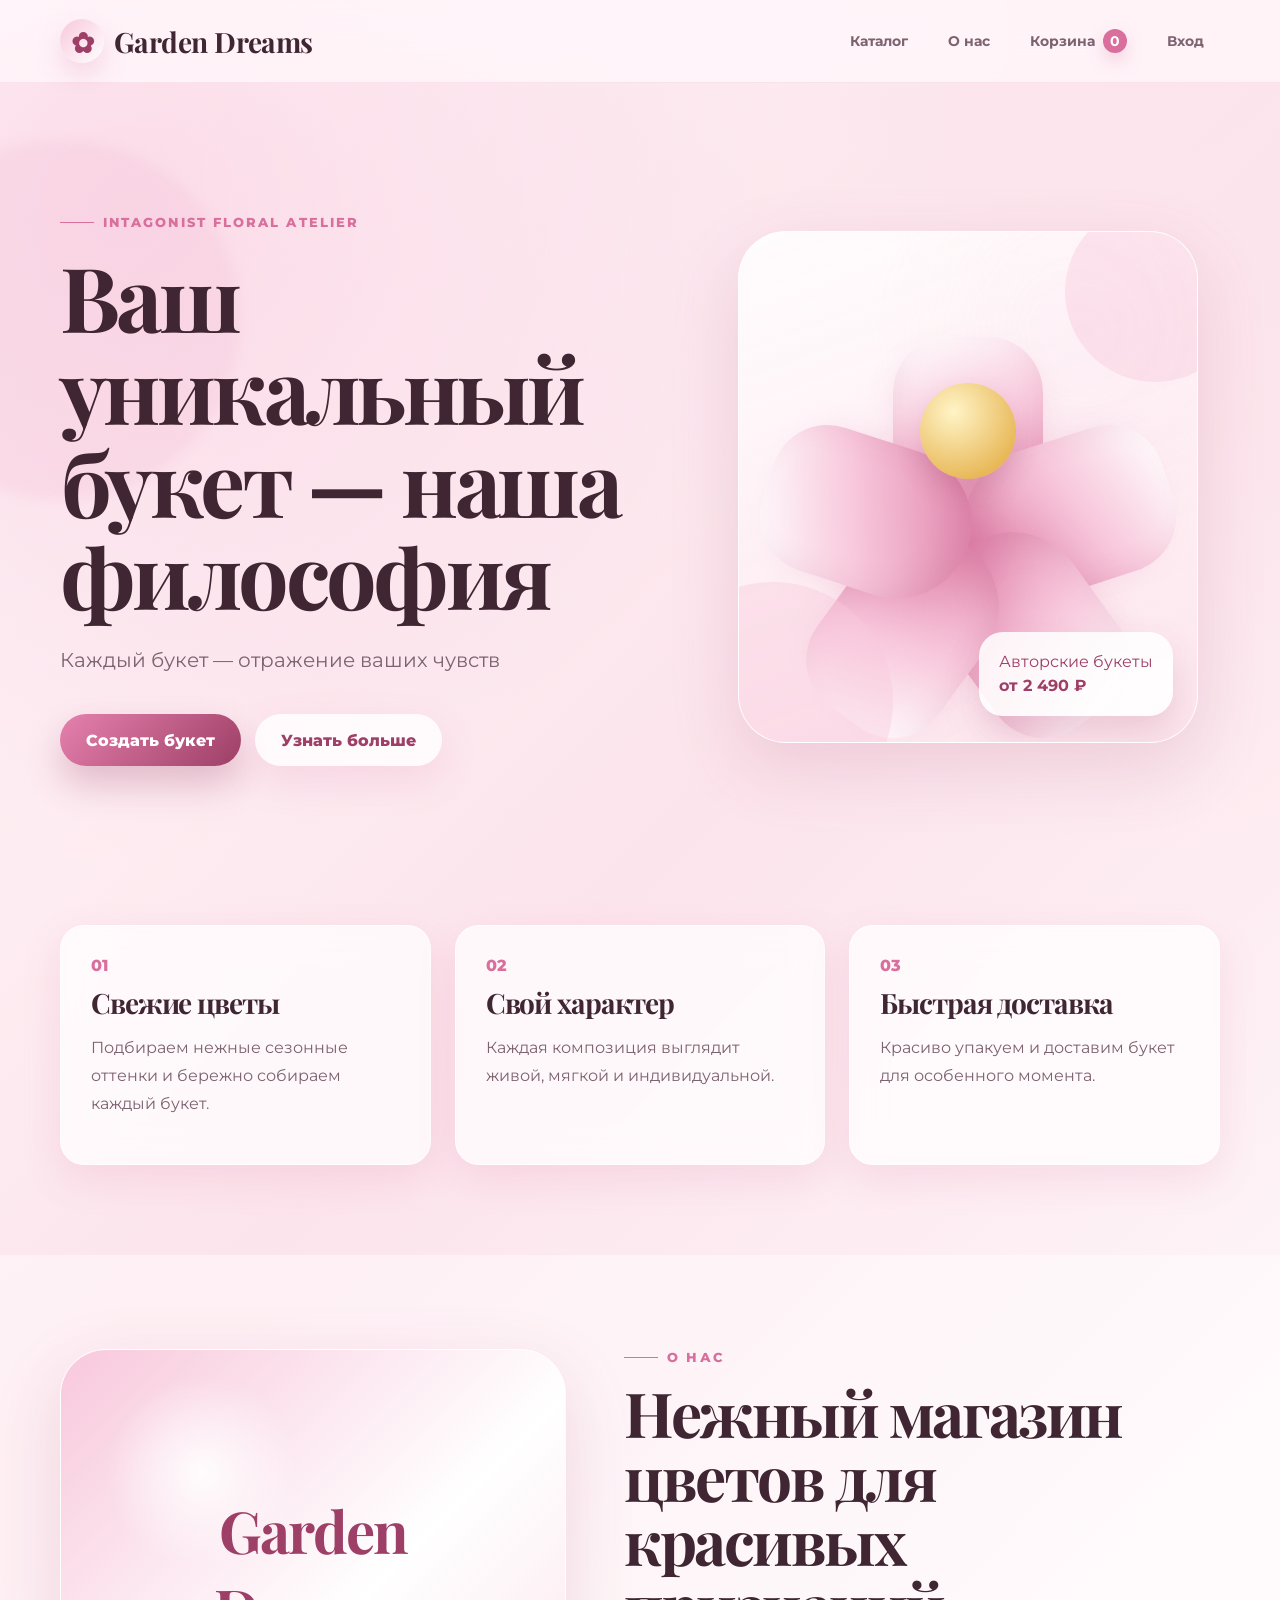
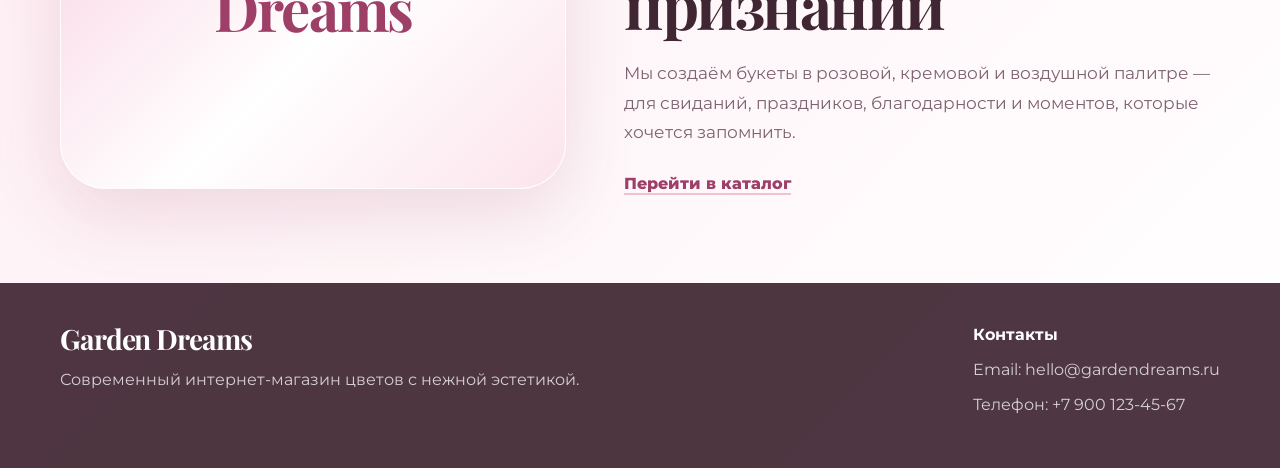
<file: index.html>
<!DOCTYPE html>
<html lang="ru">
  <head>
    <meta charset="UTF-8" />
    <meta name="viewport" content="width=device-width, initial-scale=1.0" />
    <title>Garden Dreams — интернет-магазин цветов</title>
    <meta name="description" content="Garden Dreams — нежные авторские букеты, созданные для ваших чувств." />
    <link rel="preconnect" href="https://fonts.googleapis.com" />
    <link rel="preconnect" href="https://fonts.gstatic.com" crossorigin />
    <link href="https://fonts.googleapis.com/css2?family=Playfair+Display:wght@600;700&family=Montserrat:wght@400;500;600;700&display=swap" rel="stylesheet" />
    <link rel="stylesheet" href="./style.css" />
  </head>
  <body data-page="home">
    <header class="site-header">
      <nav class="navbar container">
        <a class="logo" href="index.html" aria-label="Garden Dreams на главную">
          <span class="logo-mark">✿</span>
          <span>Garden Dreams</span>
        </a>
        <button class="menu-toggle" type="button" aria-label="Открыть меню">☰</button>
        <div class="nav-links">
          <a href="catalog.html">Каталог</a>
          <a href="index.html#about">О нас</a>
          <a class="cart-link" href="cart.html">Корзина <span class="cart-count">0</span></a>
          <a href="auth.html">Вход</a>
        </div>
      </nav>
    </header>

    <main>
      <section class="hero">
        <div class="container hero-grid">
          <div class="hero-copy reveal">
            <span class="eyebrow">Intagonist floral atelier</span>
            <h1>Ваш уникальный букет — наша философия</h1>
            <p>Каждый букет — отражение ваших чувств</p>
            <div class="hero-actions">
              <a class="btn btn-primary" href="catalog.html">Создать букет</a>
              <a class="btn btn-soft" href="#about">Узнать больше</a>
            </div>
          </div>
          <div class="hero-flower reveal delay-1" aria-hidden="true">
            <div class="flower-card">
              <div class="flower-shape">
                <span></span><span></span><span></span><span></span><span></span>
                <strong></strong>
              </div>
              <div class="mini-bouquet">Авторские букеты<br /><b>от 2 490 ₽</b></div>
            </div>
          </div>
        </div>
      </section>

      <section class="features container">
        <article class="feature-card reveal">
          <span>01</span>
          <h3>Свежие цветы</h3>
          <p>Подбираем нежные сезонные оттенки и бережно собираем каждый букет.</p>
        </article>
        <article class="feature-card reveal delay-1">
          <span>02</span>
          <h3>Свой характер</h3>
          <p>Каждая композиция выглядит живой, мягкой и индивидуальной.</p>
        </article>
        <article class="feature-card reveal delay-2">
          <span>03</span>
          <h3>Быстрая доставка</h3>
          <p>Красиво упакуем и доставим букет для особенного момента.</p>
        </article>
      </section>

      <section id="about" class="about-section">
        <div class="container about-grid">
          <div class="about-visual reveal" aria-hidden="true">
            <div class="placeholder-image large-placeholder">Garden<br />Dreams</div>
          </div>
          <div class="about-copy reveal delay-1">
            <span class="eyebrow">О нас</span>
            <h2>Нежный магазин цветов для красивых признаний</h2>
            <p>Мы создаём букеты в розовой, кремовой и воздушной палитре — для свиданий, праздников, благодарности и моментов, которые хочется запомнить.</p>
            <a class="text-link" href="catalog.html">Перейти в каталог</a>
          </div>
        </div>
      </section>
    </main>

    <footer class="footer">
      <div class="container footer-grid">
        <div>
          <h3>Garden Dreams</h3>
          <p>Современный интернет-магазин цветов с нежной эстетикой.</p>
        </div>
        <div>
          <h4>Контакты</h4>
          <p>Email: hello@gardendreams.ru</p>
          <p>Телефон: +7 900 123-45-67</p>
        </div>
      </div>
    </footer>

    <script src="./script.js"></script>
  </body>
</html>
</file>
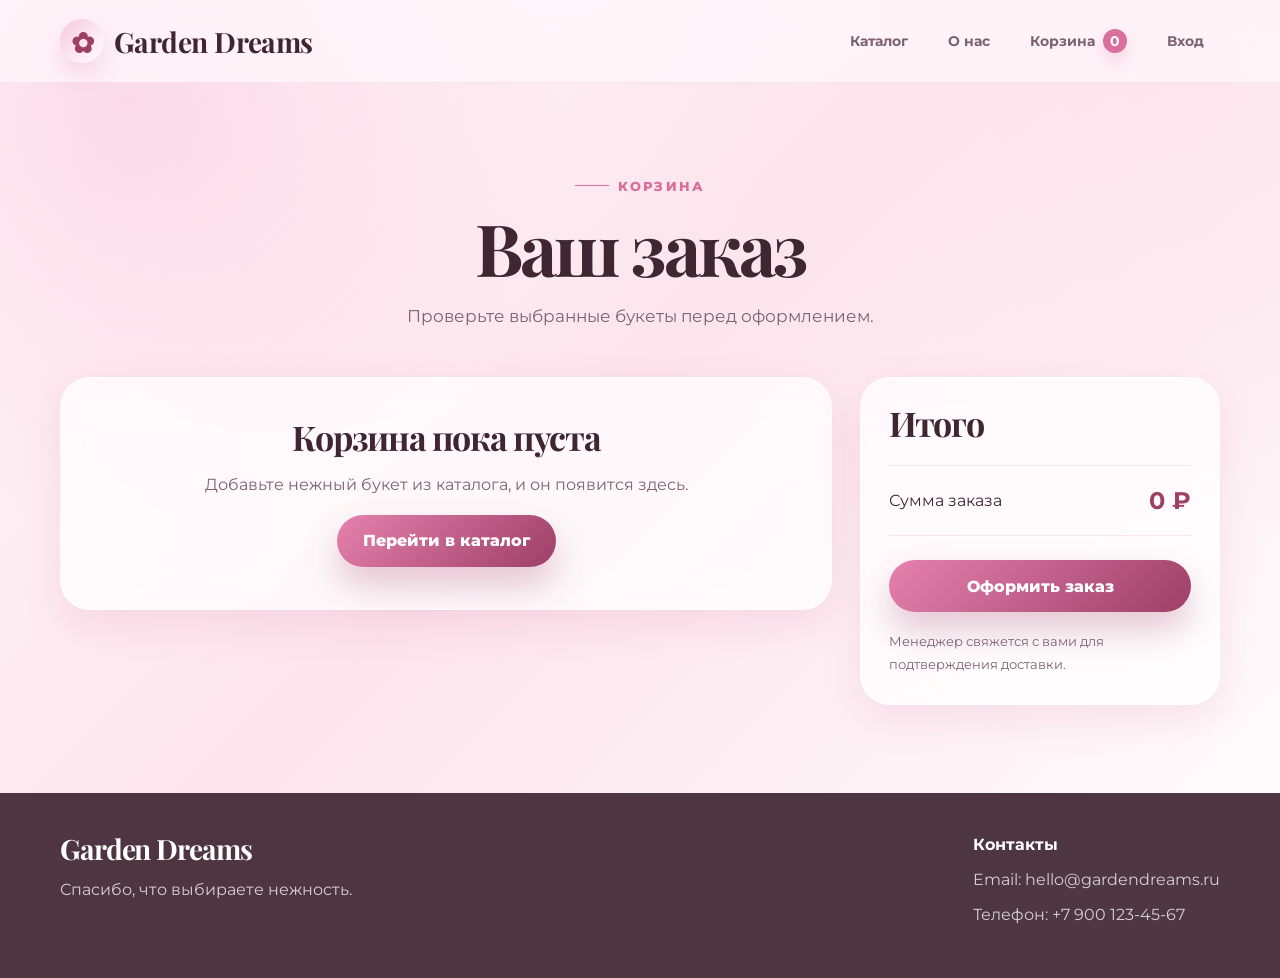
<file: cart.html>
<!DOCTYPE html>
<html lang="ru">
  <head>
    <meta charset="UTF-8" />
    <meta name="viewport" content="width=device-width, initial-scale=1.0" />
    <title>Корзина — Garden Dreams</title>
    <meta name="description" content="Корзина интернет-магазина цветов Garden Dreams." />
    <link rel="preconnect" href="https://fonts.googleapis.com" />
    <link rel="preconnect" href="https://fonts.gstatic.com" crossorigin />
    <link href="https://fonts.googleapis.com/css2?family=Playfair+Display:wght@600;700&family=Montserrat:wght@400;500;600;700&display=swap" rel="stylesheet" />
    <link rel="stylesheet" href="./style.css" />
  </head>
  <body data-page="cart">
    <header class="site-header">
      <nav class="navbar container">
        <a class="logo" href="index.html"><span class="logo-mark">✿</span><span>Garden Dreams</span></a>
        <button class="menu-toggle" type="button" aria-label="Открыть меню">☰</button>
        <div class="nav-links">
          <a href="catalog.html">Каталог</a>
          <a href="index.html#about">О нас</a>
          <a class="cart-link" href="cart.html">Корзина <span class="cart-count">0</span></a>
          <a href="auth.html">Вход</a>
        </div>
      </nav>
    </header>

    <main class="page-main">
      <section class="page-hero container reveal">
        <span class="eyebrow">Корзина</span>
        <h1>Ваш заказ</h1>
        <p>Проверьте выбранные букеты перед оформлением.</p>
      </section>
      <section class="container cart-layout">
        <div id="cartItems" class="cart-items"></div>
        <aside class="cart-summary reveal delay-1">
          <h2>Итого</h2>
          <div class="summary-row"><span>Сумма заказа</span><strong id="cartTotal">0 ₽</strong></div>
          <button class="btn btn-primary full-width" id="checkoutBtn" type="button">Оформить заказ</button>
          <p class="summary-note">Менеджер свяжется с вами для подтверждения доставки.</p>
        </aside>
      </section>
    </main>

    <div class="toast" id="toast">Заказ оформлен</div>

    <footer class="footer">
      <div class="container footer-grid">
        <div>
          <h3>Garden Dreams</h3>
          <p>Спасибо, что выбираете нежность.</p>
        </div>
        <div>
          <h4>Контакты</h4>
          <p>Email: hello@gardendreams.ru</p>
          <p>Телефон: +7 900 123-45-67</p>
        </div>
      </div>
    </footer>

    <script src="./script.js"></script>
  </body>
</html>
</file>
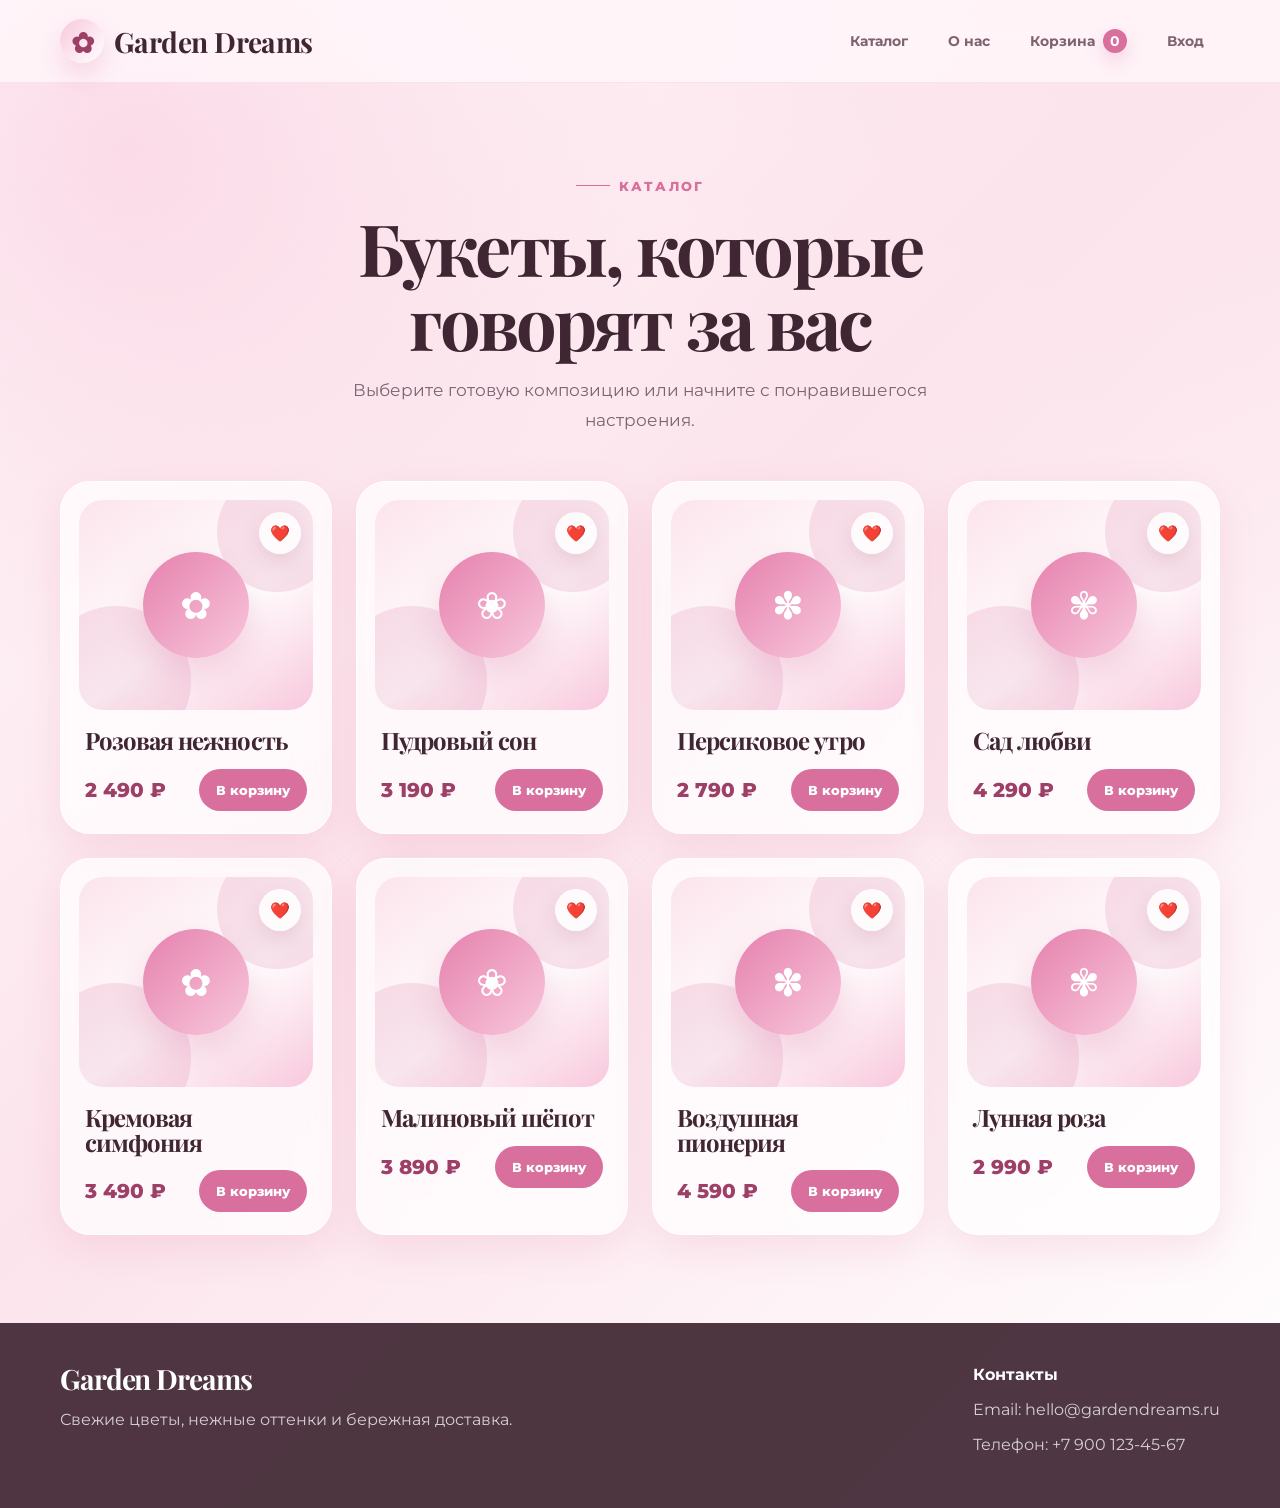
<file: catalog.html>
<!DOCTYPE html>
<html lang="ru">
  <head>
    <meta charset="UTF-8" />
    <meta name="viewport" content="width=device-width, initial-scale=1.0" />
    <title>Каталог букетов — Garden Dreams</title>
    <meta name="description" content="Каталог нежных авторских букетов Garden Dreams." />
    <link rel="preconnect" href="https://fonts.googleapis.com" />
    <link rel="preconnect" href="https://fonts.gstatic.com" crossorigin />
    <link href="https://fonts.googleapis.com/css2?family=Playfair+Display:wght@600;700&family=Montserrat:wght@400;500;600;700&display=swap" rel="stylesheet" />
    <link rel="stylesheet" href="./style.css" />
  </head>
  <body data-page="catalog">
    <header class="site-header">
      <nav class="navbar container">
        <a class="logo" href="index.html"><span class="logo-mark">✿</span><span>Garden Dreams</span></a>
        <button class="menu-toggle" type="button" aria-label="Открыть меню">☰</button>
        <div class="nav-links">
          <a href="catalog.html">Каталог</a>
          <a href="index.html#about">О нас</a>
          <a class="cart-link" href="cart.html">Корзина <span class="cart-count">0</span></a>
          <a href="auth.html">Вход</a>
        </div>
      </nav>
    </header>

    <main class="page-main">
      <section class="page-hero container reveal">
        <span class="eyebrow">Каталог</span>
        <h1>Букеты, которые говорят за вас</h1>
        <p>Выберите готовую композицию или начните с понравившегося настроения.</p>
      </section>
      <section class="container">
        <div id="productsGrid" class="products-grid"></div>
      </section>
    </main>

    <div class="toast" id="toast">Букет добавлен в корзину</div>

    <footer class="footer">
      <div class="container footer-grid">
        <div>
          <h3>Garden Dreams</h3>
          <p>Свежие цветы, нежные оттенки и бережная доставка.</p>
        </div>
        <div>
          <h4>Контакты</h4>
          <p>Email: hello@gardendreams.ru</p>
          <p>Телефон: +7 900 123-45-67</p>
        </div>
      </div>
    </footer>

    <script src="./script.js"></script>
  </body>
</html>
</file>
<file: style.css>
* {
  box-sizing: border-box;
}

:root {
  --pink: #f8c8dc;
  --light-pink: #fce4ec;
  --rose: #d86f9d;
  --deep-rose: #9d3f66;
  --cream: #fff8fb;
  --white: #ffffff;
  --ink: #3f2632;
  --muted: #7d6270;
  --shadow: 0 24px 70px rgba(157, 63, 102, 0.16);
  --soft-shadow: 0 14px 38px rgba(216, 111, 157, 0.16);
  --radius-lg: 34px;
  --radius-md: 24px;
  --radius-sm: 16px;
}

html {
  scroll-behavior: smooth;
}

body {
  margin: 0;
  min-height: 100vh;
  color: var(--ink);
  font-family: "Montserrat", Arial, sans-serif;
  background:
    radial-gradient(circle at 10% 10%, rgba(248, 200, 220, 0.58), transparent 30%),
    radial-gradient(circle at 90% 0%, rgba(252, 228, 236, 0.95), transparent 36%),
    linear-gradient(135deg, #fffafb 0%, #fce4ec 45%, #fff 100%);
}

body.menu-open {
  overflow: hidden;
}

img,
svg {
  max-width: 100%;
}

button,
input {
  font: inherit;
}

a {
  color: inherit;
  text-decoration: none;
}

.container {
  width: min(1160px, calc(100% - 40px));
  margin: 0 auto;
}

.site-header {
  position: sticky;
  top: 0;
  z-index: 20;
  backdrop-filter: blur(18px);
  background: rgba(255, 248, 251, 0.78);
  border-bottom: 1px solid rgba(216, 111, 157, 0.14);
}

.navbar {
  height: 82px;
  display: flex;
  align-items: center;
  justify-content: space-between;
  gap: 24px;
}

.logo {
  display: inline-flex;
  align-items: center;
  gap: 10px;
  font-family: "Playfair Display", Georgia, serif;
  font-size: 28px;
  font-weight: 700;
  letter-spacing: -0.02em;
}

.logo-mark {
  width: 44px;
  height: 44px;
  display: grid;
  place-items: center;
  border-radius: 50%;
  color: var(--deep-rose);
  background: linear-gradient(135deg, var(--pink), #fff);
  box-shadow: 0 12px 26px rgba(216, 111, 157, 0.24);
}

.nav-links {
  display: flex;
  align-items: center;
  gap: 8px;
}

.nav-links a {
  position: relative;
  padding: 11px 16px;
  border-radius: 999px;
  color: var(--muted);
  font-size: 14px;
  font-weight: 700;
  transition: color 0.25s ease, background 0.25s ease, transform 0.25s ease;
}

.nav-links a:hover {
  color: var(--deep-rose);
  background: rgba(248, 200, 220, 0.4);
  transform: translateY(-2px);
}

.cart-link {
  display: inline-flex;
  align-items: center;
  gap: 8px;
}

.cart-count {
  min-width: 24px;
  height: 24px;
  display: inline-grid;
  place-items: center;
  padding: 0 7px;
  border-radius: 999px;
  color: var(--white);
  background: var(--rose);
  box-shadow: 0 8px 18px rgba(216, 111, 157, 0.28);
}

.menu-toggle {
  display: none;
  width: 44px;
  height: 44px;
  border: 0;
  border-radius: 50%;
  color: var(--deep-rose);
  background: var(--white);
  box-shadow: var(--soft-shadow);
  cursor: pointer;
}

.hero {
  position: relative;
  overflow: hidden;
  min-height: calc(100vh - 82px);
  display: flex;
  align-items: center;
  padding: 76px 0 86px;
}

.hero::before {
  content: "";
  position: absolute;
  inset: 7% auto auto -120px;
  width: 360px;
  height: 360px;
  border-radius: 50%;
  background: rgba(248, 200, 220, 0.38);
  filter: blur(6px);
}

.hero-grid {
  position: relative;
  display: grid;
  grid-template-columns: minmax(0, 1fr) minmax(320px, 0.85fr);
  gap: 64px;
  align-items: center;
}

.eyebrow {
  display: inline-flex;
  align-items: center;
  gap: 9px;
  color: var(--rose);
  font-size: 13px;
  font-weight: 800;
  letter-spacing: 0.16em;
  text-transform: uppercase;
}

.eyebrow::before {
  content: "";
  width: 34px;
  height: 1px;
  background: currentColor;
}

h1,
h2,
h3 {
  margin: 0;
  font-family: "Playfair Display", Georgia, serif;
  line-height: 1.03;
  letter-spacing: -0.04em;
}

.hero h1 {
  max-width: 730px;
  margin-top: 20px;
  font-size: clamp(48px, 7vw, 92px);
}

.hero p,
.page-hero p,
.about-copy p,
.feature-card p,
.footer p,
.summary-note,
.auth-intro p {
  color: var(--muted);
  line-height: 1.75;
}

.hero p {
  max-width: 570px;
  margin: 24px 0 0;
  font-size: 20px;
}

.hero-actions {
  display: flex;
  flex-wrap: wrap;
  gap: 14px;
  margin-top: 36px;
}

.btn {
  display: inline-flex;
  align-items: center;
  justify-content: center;
  min-height: 52px;
  padding: 0 26px;
  border: 0;
  border-radius: 999px;
  font-weight: 800;
  cursor: pointer;
  transition: transform 0.25s ease, box-shadow 0.25s ease, background 0.25s ease;
}

.btn:hover {
  transform: translateY(-3px);
}

.btn-primary {
  color: var(--white);
  background: linear-gradient(135deg, #e681ae, var(--deep-rose));
  box-shadow: 0 18px 34px rgba(157, 63, 102, 0.28);
}

.btn-primary:hover {
  box-shadow: 0 24px 44px rgba(157, 63, 102, 0.34);
}

.btn-soft {
  color: var(--deep-rose);
  background: rgba(255, 255, 255, 0.82);
  box-shadow: var(--soft-shadow);
}

.full-width {
  width: 100%;
}

.hero-flower {
  min-height: 520px;
  display: grid;
  place-items: center;
}

.flower-card {
  position: relative;
  width: min(100%, 460px);
  aspect-ratio: 0.9;
  border-radius: 48px;
  background:
    linear-gradient(160deg, rgba(255, 255, 255, 0.88), rgba(252, 228, 236, 0.78)),
    radial-gradient(circle at 75% 20%, rgba(248, 200, 220, 0.9), transparent 40%);
  box-shadow: var(--shadow);
  border: 1px solid rgba(255, 255, 255, 0.85);
  overflow: hidden;
}

.flower-card::before,
.flower-card::after {
  content: "";
  position: absolute;
  border-radius: 50%;
  background: rgba(248, 200, 220, 0.42);
}

.flower-card::before {
  width: 180px;
  height: 180px;
  right: -48px;
  top: -30px;
}

.flower-card::after {
  width: 240px;
  height: 240px;
  left: -86px;
  bottom: -80px;
}

.flower-shape {
  position: absolute;
  inset: 64px 32px 90px;
  animation: floatFlower 5s ease-in-out infinite;
}

.flower-shape span {
  position: absolute;
  left: 50%;
  top: 38%;
  width: 150px;
  height: 210px;
  border-radius: 90px 90px 120px 120px;
  transform-origin: 50% 100%;
  background: linear-gradient(160deg, #fff, #f8c8dc 44%, #de7ea7);
  box-shadow: inset 0 -18px 30px rgba(157, 63, 102, 0.1), 0 18px 30px rgba(216, 111, 157, 0.18);
}

.flower-shape span:nth-child(1) {
  transform: translate(-50%, -45%) rotate(0deg);
}

.flower-shape span:nth-child(2) {
  transform: translate(-50%, -45%) rotate(72deg);
}

.flower-shape span:nth-child(3) {
  transform: translate(-50%, -45%) rotate(144deg);
}

.flower-shape span:nth-child(4) {
  transform: translate(-50%, -45%) rotate(216deg);
}

.flower-shape span:nth-child(5) {
  transform: translate(-50%, -45%) rotate(288deg);
}

.flower-shape strong {
  position: absolute;
  left: 50%;
  top: 38%;
  width: 96px;
  height: 96px;
  border-radius: 50%;
  transform: translate(-50%, -50%);
  background: radial-gradient(circle at 35% 30%, #fff4c7, #e8b858 75%);
  box-shadow: 0 12px 24px rgba(157, 63, 102, 0.18);
}

.mini-bouquet {
  position: absolute;
  right: 24px;
  bottom: 26px;
  z-index: 2;
  max-width: 210px;
  padding: 18px 20px;
  border-radius: 24px;
  color: var(--deep-rose);
  background: rgba(255, 255, 255, 0.86);
  box-shadow: 0 18px 36px rgba(157, 63, 102, 0.18);
  line-height: 1.5;
}

.features {
  display: grid;
  grid-template-columns: repeat(3, 1fr);
  gap: 24px;
  padding: 24px 0 90px;
}

.feature-card,
.product-card,
.cart-summary,
.auth-card,
.cart-item,
.empty-state {
  border: 1px solid rgba(255, 255, 255, 0.8);
  background: rgba(255, 255, 255, 0.72);
  box-shadow: var(--soft-shadow);
  backdrop-filter: blur(16px);
}

.feature-card {
  padding: 30px;
  border-radius: var(--radius-md);
}

.feature-card span {
  color: var(--rose);
  font-weight: 800;
}

.feature-card h3 {
  margin-top: 14px;
  font-size: 28px;
}

.about-section {
  padding: 88px 0;
  background: rgba(255, 255, 255, 0.42);
}

.about-grid {
  display: grid;
  grid-template-columns: 0.85fr 1fr;
  gap: 58px;
  align-items: center;
}

.placeholder-image {
  display: grid;
  place-items: center;
  text-align: center;
  color: var(--deep-rose);
  font-family: "Playfair Display", Georgia, serif;
  font-weight: 700;
  letter-spacing: -0.03em;
  background:
    radial-gradient(circle at 28% 28%, rgba(255, 255, 255, 0.9), transparent 20%),
    linear-gradient(135deg, #f8c8dc, #fff 58%, #fce4ec);
  border: 1px solid rgba(255, 255, 255, 0.9);
  box-shadow: var(--shadow);
}

.large-placeholder {
  min-height: 440px;
  border-radius: 46px;
  font-size: 58px;
}

.about-copy h2 {
  margin-top: 16px;
  font-size: clamp(36px, 5vw, 62px);
}

.about-copy p {
  margin: 22px 0 0;
  font-size: 17px;
}

.text-link {
  display: inline-flex;
  margin-top: 26px;
  color: var(--deep-rose);
  font-weight: 800;
  border-bottom: 2px solid rgba(216, 111, 157, 0.4);
}

.page-main {
  min-height: 72vh;
  padding: 54px 0 88px;
}

.page-hero {
  max-width: 800px;
  text-align: center;
  padding: 34px 0 46px;
}

.page-hero .eyebrow {
  justify-content: center;
}

.page-hero h1 {
  margin-top: 16px;
  font-size: clamp(40px, 6vw, 72px);
}

.page-hero p {
  margin: 18px auto 0;
  max-width: 650px;
  font-size: 17px;
}

.products-grid {
  display: grid;
  grid-template-columns: repeat(4, 1fr);
  gap: 24px;
}

.product-card {
  position: relative;
  overflow: hidden;
  border-radius: 30px;
  padding: 18px;
  transition: transform 0.3s ease, box-shadow 0.3s ease;
}

.product-card:hover {
  transform: translateY(-10px);
  box-shadow: 0 26px 54px rgba(157, 63, 102, 0.2);
}

.product-media {
  position: relative;
  min-height: 210px;
  display: grid;
  place-items: center;
  border-radius: 24px;
  overflow: hidden;
  background: linear-gradient(145deg, #fce4ec, #fff 56%, #f8c8dc);
}

.product-media::before,
.product-media::after {
  content: "";
  position: absolute;
  border-radius: 50%;
  background: rgba(216, 111, 157, 0.18);
}

.product-media::before {
  width: 120px;
  height: 120px;
  top: -28px;
  right: -24px;
}

.product-media::after {
  width: 150px;
  height: 150px;
  bottom: -46px;
  left: -38px;
}

.product-placeholder {
  position: relative;
  z-index: 1;
  width: 106px;
  height: 106px;
  display: grid;
  place-items: center;
  border-radius: 50%;
  color: var(--white);
  font-size: 38px;
  background: linear-gradient(135deg, #e681ae, #f8c8dc);
  box-shadow: 0 16px 34px rgba(216, 111, 157, 0.28);
}

.favorite {
  position: absolute;
  top: 30px;
  right: 30px;
  z-index: 2;
  width: 42px;
  height: 42px;
  display: grid;
  place-items: center;
  border: 0;
  border-radius: 50%;
  background: rgba(255, 255, 255, 0.86);
  box-shadow: 0 10px 24px rgba(157, 63, 102, 0.16);
  cursor: pointer;
}

.product-info {
  padding: 18px 6px 4px;
}

.product-info h3 {
  font-size: 24px;
}

.product-meta {
  display: flex;
  align-items: center;
  justify-content: space-between;
  gap: 12px;
  margin-top: 16px;
}

.price {
  color: var(--deep-rose);
  font-size: 20px;
  font-weight: 800;
}

.add-to-cart {
  min-height: 42px;
  padding: 0 17px;
  border: 0;
  border-radius: 999px;
  color: var(--white);
  background: var(--rose);
  font-size: 13px;
  font-weight: 800;
  cursor: pointer;
  transition: transform 0.25s ease, box-shadow 0.25s ease;
}

.add-to-cart:hover {
  transform: translateY(-2px);
  box-shadow: 0 12px 24px rgba(216, 111, 157, 0.28);
}

.cart-layout {
  display: grid;
  grid-template-columns: minmax(0, 1fr) 360px;
  gap: 28px;
  align-items: start;
}

.cart-items {
  display: grid;
  gap: 16px;
}

.cart-item {
  display: grid;
  grid-template-columns: 86px 1fr auto;
  gap: 18px;
  align-items: center;
  padding: 16px;
  border-radius: 24px;
}

.cart-thumb {
  width: 86px;
  height: 86px;
  display: grid;
  place-items: center;
  border-radius: 22px;
  color: var(--white);
  font-size: 28px;
  background: linear-gradient(135deg, #f8c8dc, #d86f9d);
}

.cart-item h3 {
  font-size: 24px;
}

.cart-item p {
  margin: 8px 0 0;
  color: var(--muted);
  font-weight: 700;
}

.remove-item {
  min-height: 42px;
  padding: 0 16px;
  border: 0;
  border-radius: 999px;
  color: var(--deep-rose);
  background: var(--light-pink);
  font-weight: 800;
  cursor: pointer;
}

.cart-summary {
  position: sticky;
  top: 104px;
  padding: 28px;
  border-radius: 30px;
}

.cart-summary h2 {
  font-size: 34px;
}

.summary-row {
  display: flex;
  align-items: center;
  justify-content: space-between;
  gap: 18px;
  margin: 24px 0;
  padding: 20px 0;
  border-top: 1px solid rgba(216, 111, 157, 0.16);
  border-bottom: 1px solid rgba(216, 111, 157, 0.16);
}

.summary-row strong {
  color: var(--deep-rose);
  font-size: 24px;
}

.summary-note {
  margin: 18px 0 0;
  font-size: 13px;
}

.empty-state {
  padding: 42px;
  border-radius: 30px;
  text-align: center;
}

.empty-state h2 {
  font-size: 34px;
}

.empty-state p {
  color: var(--muted);
  line-height: 1.7;
}

.auth-main {
  min-height: calc(100vh - 82px);
  display: grid;
  place-items: center;
  padding: 70px 20px;
}

.auth-card {
  width: min(100%, 520px);
  padding: 34px;
  border-radius: 36px;
}

.auth-intro h1 {
  margin-top: 16px;
  font-size: 44px;
}

.auth-tabs {
  display: grid;
  grid-template-columns: 1fr 1fr;
  gap: 8px;
  margin: 28px 0 22px;
  padding: 8px;
  border-radius: 999px;
  background: var(--light-pink);
}

.auth-tab {
  min-height: 44px;
  border: 0;
  border-radius: 999px;
  color: var(--deep-rose);
  background: transparent;
  font-weight: 800;
  cursor: pointer;
  transition: background 0.25s ease, box-shadow 0.25s ease;
}

.auth-tab.active {
  background: var(--white);
  box-shadow: 0 10px 22px rgba(157, 63, 102, 0.12);
}

.auth-form {
  display: grid;
  gap: 16px;
}

.auth-form label {
  display: grid;
  gap: 8px;
  color: var(--deep-rose);
  font-size: 14px;
  font-weight: 800;
}

.auth-form input {
  width: 100%;
  min-height: 52px;
  border: 1px solid rgba(216, 111, 157, 0.18);
  border-radius: 18px;
  padding: 0 17px;
  color: var(--ink);
  outline: none;
  background: rgba(255, 255, 255, 0.86);
  transition: border 0.25s ease, box-shadow 0.25s ease;
}

.auth-form input:focus {
  border-color: var(--rose);
  box-shadow: 0 0 0 4px rgba(248, 200, 220, 0.46);
}

.auth-message {
  min-height: 24px;
  margin: 18px 0 0;
  color: var(--deep-rose);
  font-weight: 700;
  line-height: 1.5;
}

.toast {
  position: fixed;
  right: 24px;
  bottom: 24px;
  z-index: 40;
  transform: translateY(30px);
  opacity: 0;
  pointer-events: none;
  padding: 14px 18px;
  border-radius: 999px;
  color: var(--white);
  background: var(--deep-rose);
  box-shadow: 0 18px 42px rgba(157, 63, 102, 0.28);
  font-weight: 800;
  transition: opacity 0.25s ease, transform 0.25s ease;
}

.toast.show {
  opacity: 1;
  transform: translateY(0);
}

.footer {
  padding: 42px 0;
  background: rgba(63, 38, 50, 0.92);
  color: var(--white);
}

.footer-grid {
  display: grid;
  grid-template-columns: 1fr auto;
  gap: 36px;
}

.footer h3,
.footer h4 {
  margin: 0 0 12px;
}

.footer h3 {
  font-family: "Playfair Display", Georgia, serif;
  font-size: 28px;
}

.footer p {
  max-width: 520px;
  margin: 7px 0;
  color: rgba(255, 255, 255, 0.76);
}

.reveal {
  animation: revealUp 0.7s ease both;
}

.delay-1 {
  animation-delay: 0.12s;
}

.delay-2 {
  animation-delay: 0.24s;
}

@keyframes revealUp {
  from {
    opacity: 0;
    transform: translateY(24px);
  }
  to {
    opacity: 1;
    transform: translateY(0);
  }
}

@keyframes floatFlower {
  0%,
  100% {
    transform: translateY(0) rotate(-2deg);
  }
  50% {
    transform: translateY(-14px) rotate(2deg);
  }
}

@media (max-width: 1040px) {
  .hero-grid,
  .about-grid,
  .cart-layout {
    grid-template-columns: 1fr;
  }

  .hero-flower {
    min-height: 420px;
  }

  .features,
  .products-grid {
    grid-template-columns: repeat(2, 1fr);
  }

  .cart-summary {
    position: static;
  }
}

@media (max-width: 720px) {
  .container {
    width: min(100% - 28px, 1160px);
  }

  .navbar {
    height: 72px;
  }

  .logo {
    font-size: 22px;
  }

  .logo-mark {
    width: 38px;
    height: 38px;
  }

  .menu-toggle {
    display: grid;
    place-items: center;
  }

  .nav-links {
    position: fixed;
    left: 14px;
    right: 14px;
    top: 82px;
    display: none;
    flex-direction: column;
    align-items: stretch;
    padding: 18px;
    border-radius: 26px;
    background: rgba(255, 255, 255, 0.94);
    box-shadow: var(--shadow);
  }

  body.menu-open .nav-links {
    display: flex;
  }

  .nav-links a {
    text-align: center;
  }

  .hero {
    min-height: auto;
    padding: 54px 0 64px;
  }

  .hero h1 {
    font-size: 45px;
  }

  .hero p {
    font-size: 17px;
  }

  .hero-actions,
  .product-meta {
    flex-direction: column;
    align-items: stretch;
  }

  .btn,
  .add-to-cart {
    width: 100%;
  }

  .hero-flower {
    min-height: 360px;
  }

  .flower-card {
    border-radius: 34px;
  }

  .flower-shape span {
    width: 105px;
    height: 150px;
  }

  .flower-shape strong {
    width: 72px;
    height: 72px;
  }

  .features,
  .products-grid,
  .footer-grid {
    grid-template-columns: 1fr;
  }

  .large-placeholder {
    min-height: 320px;
    font-size: 42px;
  }

  .page-main {
    padding-top: 34px;
  }

  .page-hero h1,
  .about-copy h2 {
    font-size: 40px;
  }

  .cart-item {
    grid-template-columns: 72px 1fr;
  }

  .cart-thumb {
    width: 72px;
    height: 72px;
  }

  .remove-item {
    grid-column: 1 / -1;
    width: 100%;
  }

  .auth-card {
    padding: 24px;
    border-radius: 28px;
  }

  .auth-intro h1 {
    font-size: 36px;
  }
}
</file>
